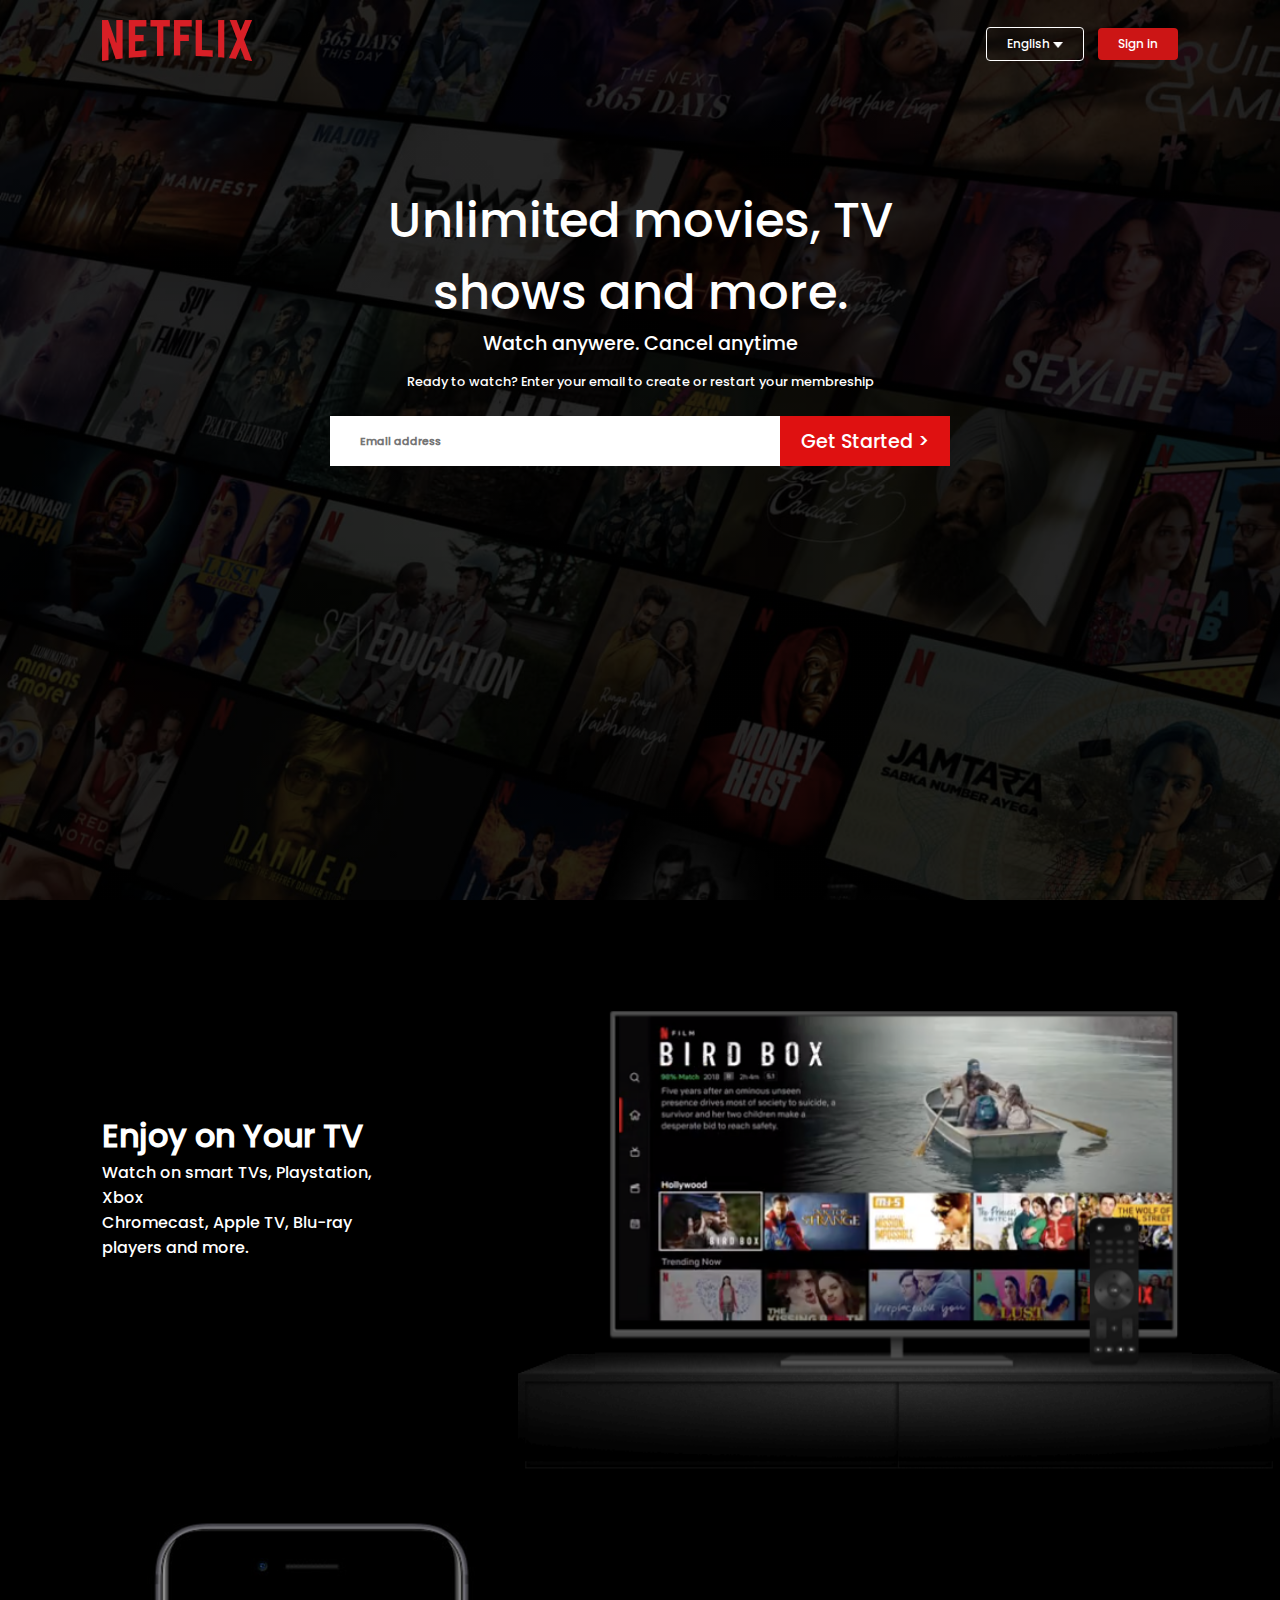
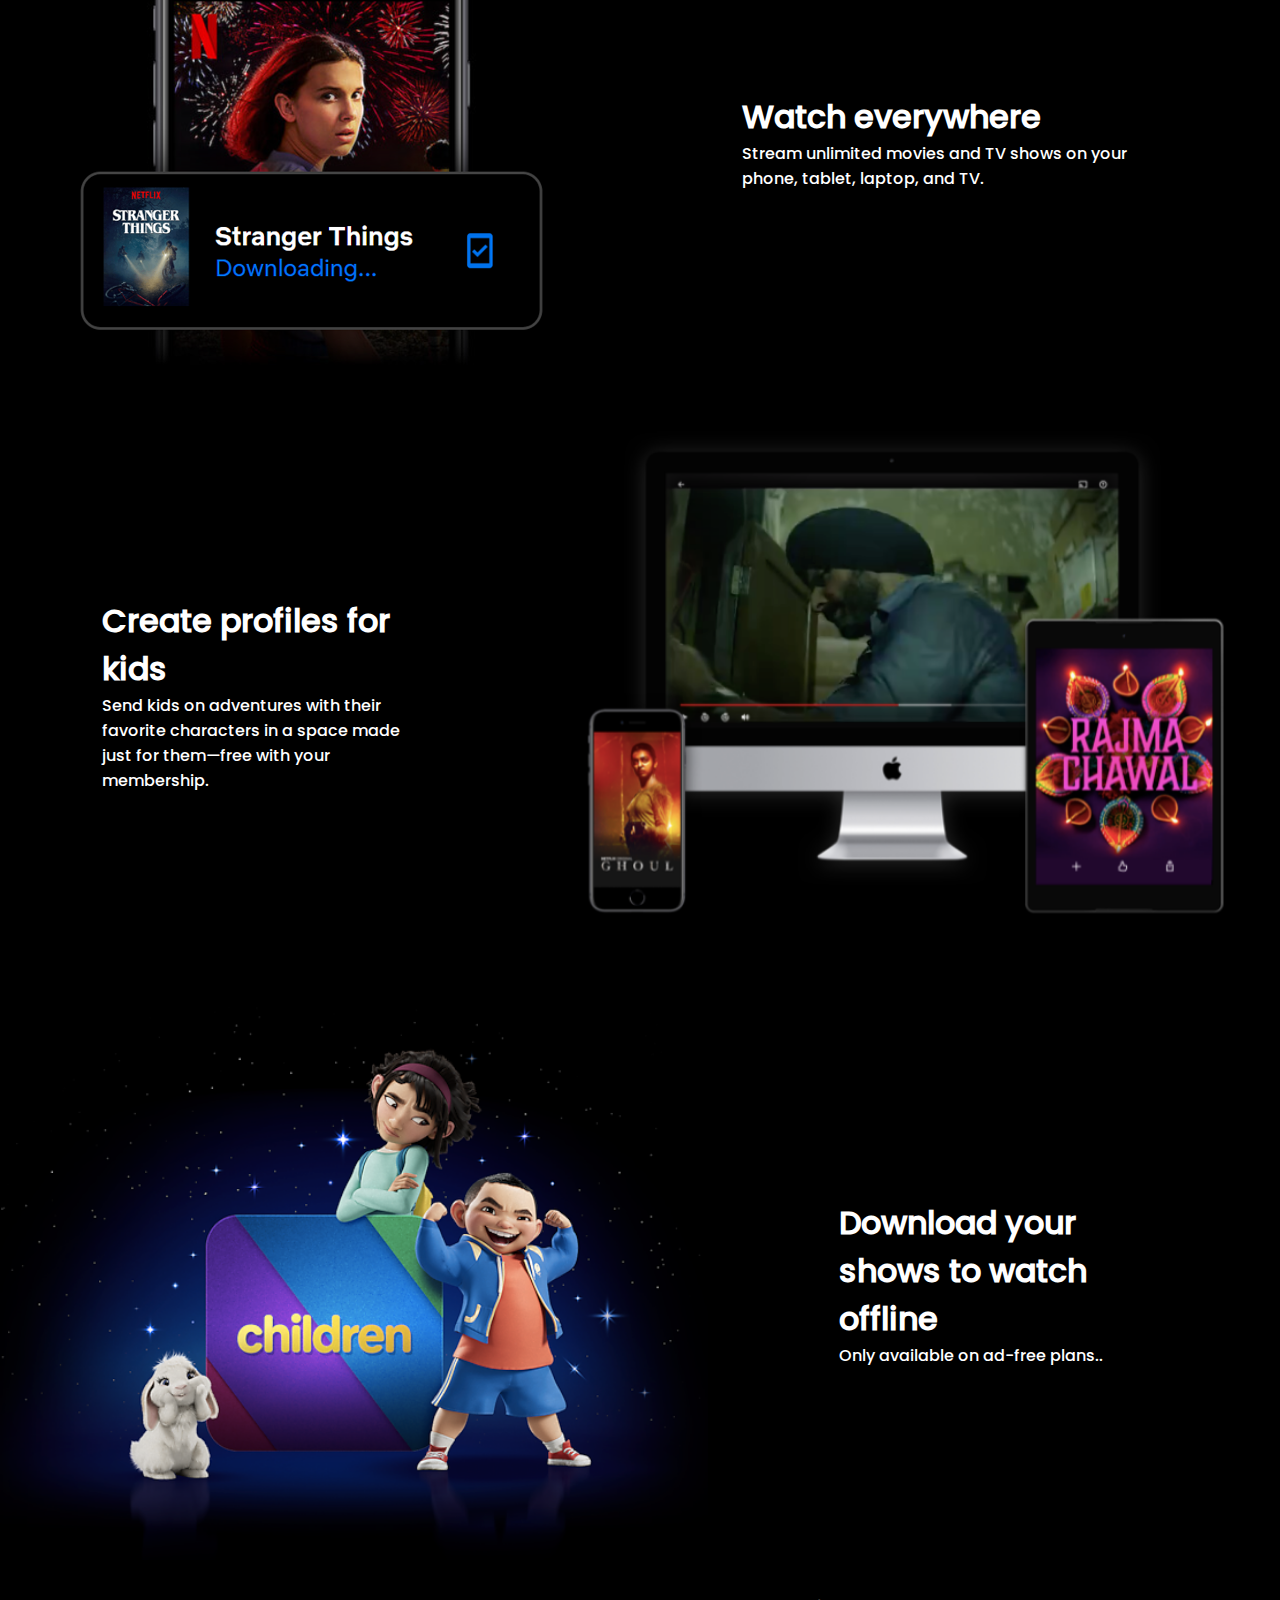
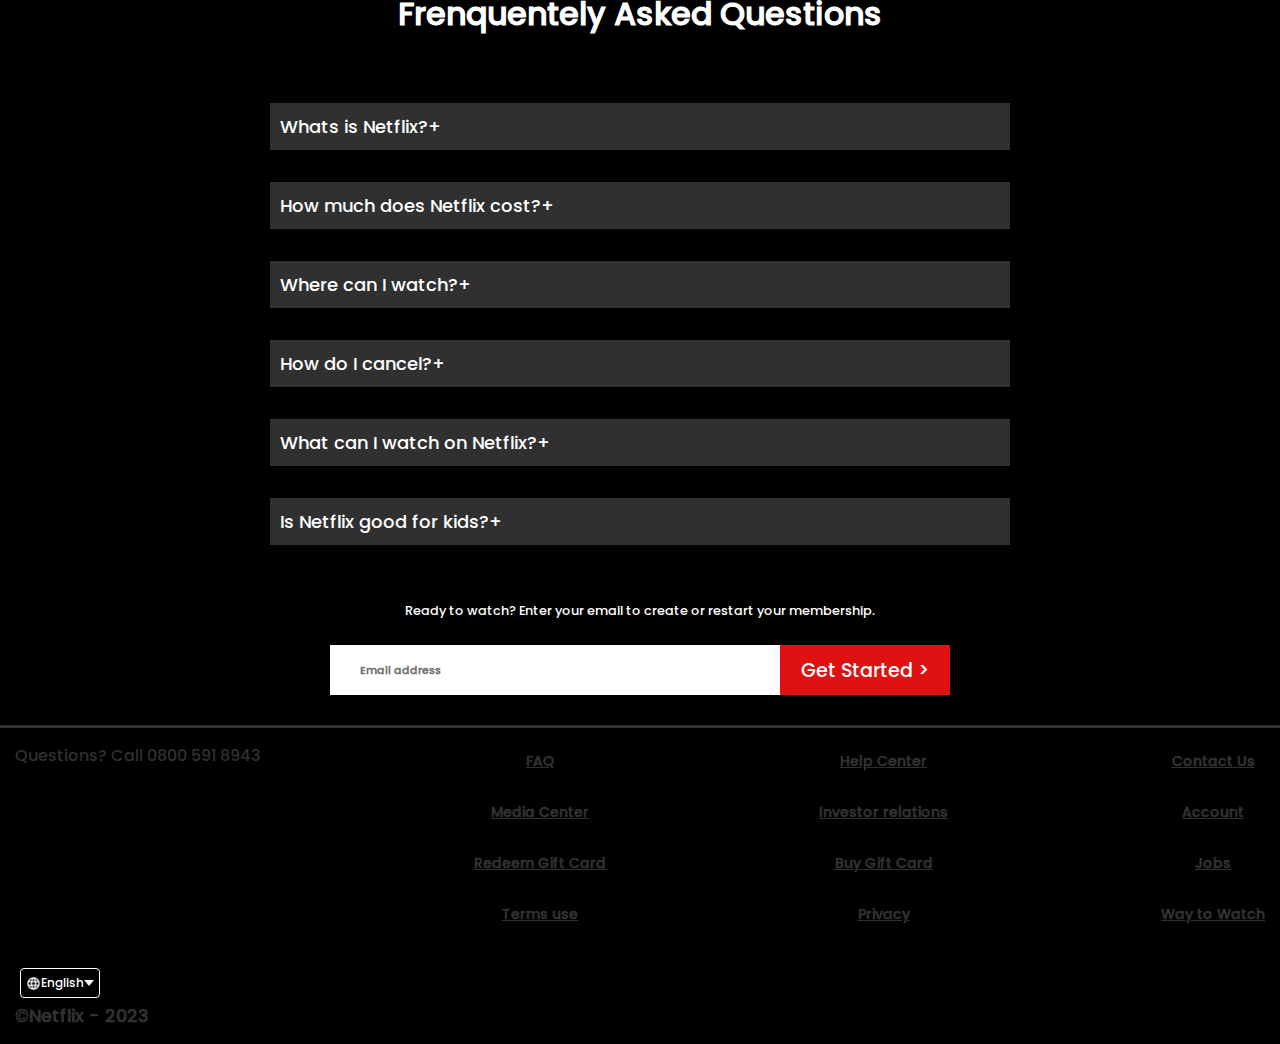
<file: index.html>
<!DOCTYPE html>
<html lang="en">
<head>
    <meta charset="UTF-8">
    <meta name="viewport" content="width=device-width, initial-scale=1.0">
    <title>Netflix</title>
    <link rel="stylesheet" href="css/style.css">
</head>
<body>
    
<div class="top">
    <header>
        <nav>
            <a href=""><img class="logo" src="images/logo.png" alt=""></a>
            <div class="buttons-top">
                <button class="lang">English <img src="images/down-icon.png" alt=""></button>
                <button><a href="tela-login.html">Sign in</a></button>
            </div>
        </nav>
    </header>
    <div class="container">
        <h1>Unlimited movies, TV  <br> shows and more.</h1>
        <h2>Watch anywere. Cancel anytime</h2>
        <p>Ready to watch? Enter your email to create or restart your membreship<p>
        <div class="email-address">
            <input type="email" placeholder="Email address">
            <a href=""><button>Get Started ></button></a>
        </div>
    </div>
</div>

<div class="main">
    <div class="topic">
        <div class="text-topic">
        <h1>Enjoy on Your TV</h1>
        <p>Watch on smart TVs, Playstation, Xbox <br> Chromecast, Apple TV, Blu-ray players and more.</p>
        </div>
        <img src="images/feature-1.png" alt="">

    </div>
    <div class="topic">
        <img src="images/feature-2.png" alt="">
        <div class="text-topic">
        <h1>Watch everywhere</h1>
        <p>Stream unlimited movies and TV shows on your phone, tablet, laptop, and TV.</p>
        </div>
        

    </div>
    <div class="topic">
        <div class="text-topic">
        <h1>Create profiles for kids</h1>
        <p>Send kids on adventures with their favorite characters in a space made just for them—free with your membership.</p>
        </div>
        <img src="images/feature-3.png" alt="">

    </div>
    <div class="topic">
        <img src="images/feature-4.png" alt="">
        <div class="text-topic">
        <h1>Download your shows to watch offline</h1>
        <p>Only available on ad-free plans..</p>
        </div>
        

    </div>

    <div class="questions">
        <h1>Frenquentely Asked Questions</h1>
        <ul class="faq">
            <li>
                <input type="radio" name="faq" id="primeiro">
                <label for="primeiro">Whats is Netflix?</label>
                <div class="cont-faq">
                    <p>Lorem ipsum, dolor sit amet consectetur adipisicing elit. Dignissimos, tenetur molestias totam nihil perspiciatis harum, voluptatum, officiis consectetur pariatur voluptatibus minus quod modi ex et ad odio amet dolore deleniti.</p>
                </div>
            </li>
            <li>
                <input type="radio" name="faq" id="segundo">
                <label for="segundo">How much does Netflix cost?</label>
                <div class="cont-faq">
                    <p>Lorem ipsum, dolor sit amet consectetur adipisicing elit. Dignissimos, tenetur molestias totam nihil perspiciatis harum, voluptatum, officiis consectetur pariatur voluptatibus minus quod modi ex et ad odio amet dolore deleniti.</p>
                </div>
            </li>
            <li>
                <input type="radio" name="faq" id="terceiro">
                <label for="terceiro">Where can I watch?</label>
                <div class="cont-faq">
                    <p>Lorem ipsum, dolor sit amet consectetur adipisicing elit. Dignissimos, tenetur molestias totam nihil perspiciatis harum, voluptatum, officiis consectetur pariatur voluptatibus minus quod modi ex et ad odio amet dolore deleniti.</p>
                </div>
            </li>
            <li>
                <input type="radio" name="faq" id="quarto">
                <label for="quarto">How do I cancel?</label>
                <div class="cont-faq">
                    <p>Lorem ipsum, dolor sit amet consectetur adipisicing elit. Dignissimos, tenetur molestias totam nihil perspiciatis harum, voluptatum, officiis consectetur pariatur voluptatibus minus quod modi ex et ad odio amet dolore deleniti.</p>
                </div>
            </li>
            <li>
                <input type="radio" name="faq" id="quinto">
                <label for="quinto">What can I watch on Netflix?</label>
                <div class="cont-faq">
                    <p>Lorem ipsum, dolor sit amet consectetur adipisicing elit. Dignissimos, tenetur molestias totam nihil perspiciatis harum, voluptatum, officiis consectetur pariatur voluptatibus minus quod modi ex et ad odio amet dolore deleniti.</p>
                </div>
            </li>
            <li>
                <input type="radio" name="faq" id="sexto">
                <label for="sexto">Is Netflix good for kids?</label>
                <div class="cont-faq">
                    <p>Lorem ipsum, dolor sit amet consectetur adipisicing elit. Dignissimos, tenetur molestias totam nihil perspiciatis harum, voluptatum, officiis consectetur pariatur voluptatibus minus quod modi ex et ad odio amet dolore deleniti.</p>
                </div>
            </li>
        </ul>
        <div class="container">
            <p>Ready to watch? Enter your email to create or restart your membership.</p>
            <div class="email-address">
                <input type="email" placeholder="Email address">
                <a href=""><button>Get Started ></button></a>
            </div>
    </div>
</div>

<div>
    <footer>
        <div class="call">
           <p>Questions? Call 0800 591 8943</p>
            
        </div>
        <div class="col">
            <h3>FAQ</h3>
            <h3>Media Center</h3>
            <h3>Redeem Gift Card</h3>
            <h3>Terms use</h3>
        </div> 
        <div class="col">
            <h3>Help Center</h3>
            <h3>Investor relations</h3>
            <h3>Buy Gift Card</h3>
            <h3>Privacy</h3>
        </div> 
        <div class="col">
            <h3>Contact Us</h3>
            <h3>Account</h3>
            <h3>Jobs</h3>
            <h3>Way to Watch</h3>
        </div> 

        </div>
        <div class="footer-copy">
            <div class="buttons-top">
                <button class="lang"><img class="lang-ico" src="images/745186.png" alt="">English <img src="images/down-icon.png" alt=""></button>
            </div>
            <h3>&copy;Netflix - 2023 </h3>
    </footer>
</div>

</body>
</html>
</file>
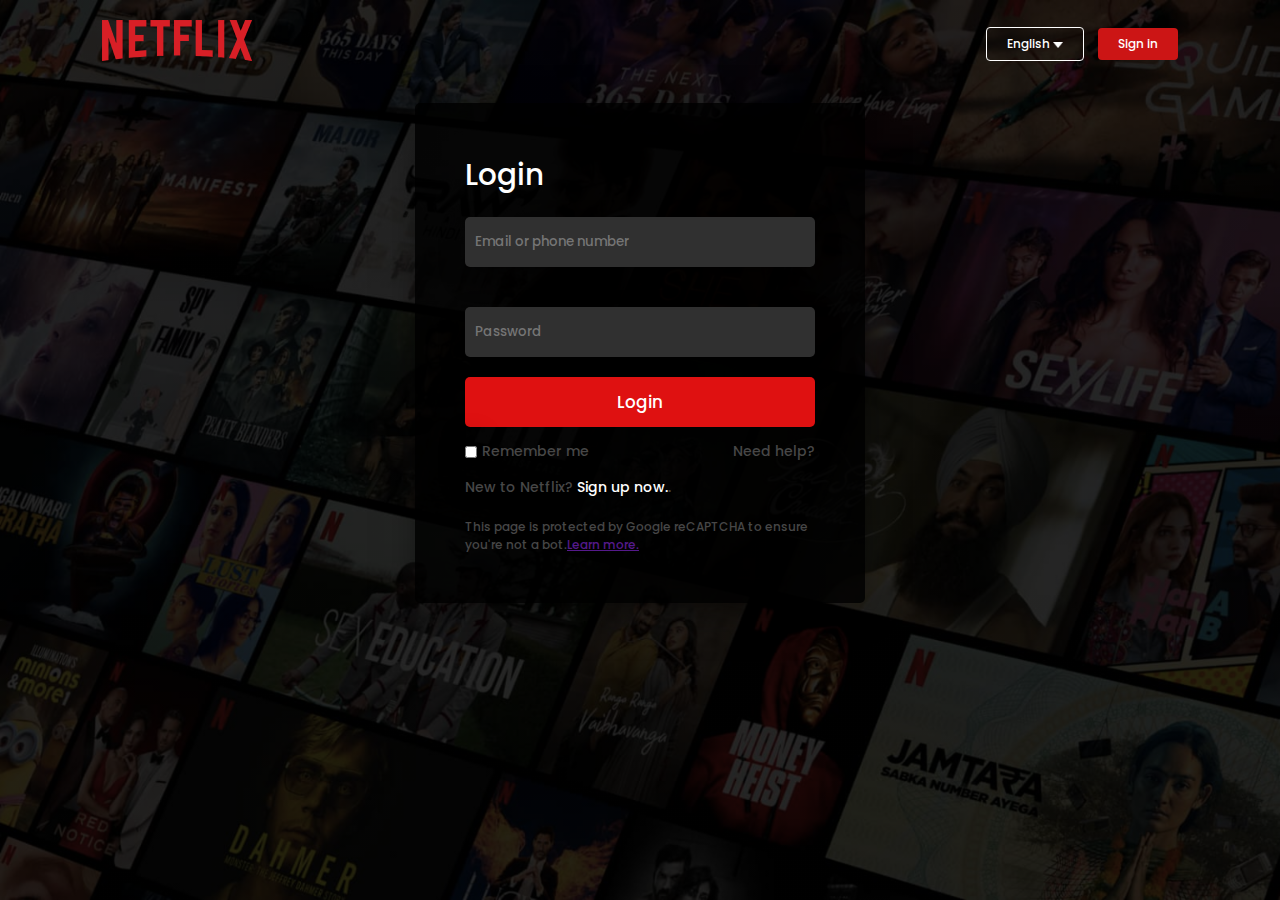
<file: tela-login.html>
<!DOCTYPE html>
<html lang="en">
<head>
    <meta charset="UTF-8">
    <meta name="viewport" content="width=device-width, initial-scale=1.0">
    <title>Netflix</title>
    <link rel="stylesheet" href="css/style.css">
</head>
<body>
    
<div class="top">
    <header>
        <nav>
            <a href="index.html"><img class="logo" src="images/logo.png" alt=""></a>
            <div class="buttons-top">
                <button class="lang">English <img src="images/down-icon.png" alt=""></button>
                <button><a href="tela-login">Sign in</a></button>
            </div>
        </nav>
    </header>
        
    <div class="login">
        <div class="card-login">
            <div class="textfield">
                <label for="">Login</label>
                <input type="text" placeholder="Email or phone number">
            </div>
            <div class="textfield">
                <input type="password" placeholder="Password">
            </div>
            <button class="btn-login">Login</button>
            <div>
                <div class="lembra">
                    <div class="lembra">
                        <input type="checkbox" name="" id="">
                        <p>Remember me</p>
                    </div>
                    <p>Need help?</p>
                </div>
                    
            </div>
            <p>New to Netflix?<span> Sign up now.</span>.</p>
            <p class="text-min">This page is protected by Google reCAPTCHA to ensure you're not a bot.<a href="">Learn more.</a></p>
        </div>
    </div>
        
</div>
</div>
</file>
<file: css/style.css>
@font-face {
    font-family: 'Poppins';
    src: url(../font/Poppins-Medium.ttf);
}

*{
    margin: 0;
    padding: 0;
    font-family:'Poppins' ;
    box-sizing: border-box;
}

body{
    background: #000;
    color: #fff;
}

.top{
    width: 100%;
    height: 100vh;
    background-image: linear-gradient(#000000ce, #000000ce), url(../images/header-image.png);
    background-size: cover;
    background-position: center;
    position: relative;
    padding: 10px 8%; 
}

nav{
    display: flex;
    align-items: center;
    justify-content: space-between;
    padding: 10px 0;
}

.logo{
    width: 150px;
}

nav button{
    border: none;
    outline: none;
    background: #cc1515;
    color: #fff;
    padding: 7px 20px;
    font-size: 12px;
    border-radius: 4px;
    margin-left: 10px;
    cursor: pointer;

}

.lang{
    background-color: transparent;
    border: 1px solid #fff;

}

.buttons-top button a{
    background: #cc1515;
    color: #fff;
    text-decoration: none;
}

nav .buttons-top img {
   width: 10px;
}

.container{
    display: block;
    text-align: center;
    margin-top: 10%;
    
}

.container h1{
    font-size: 3em;
    font-weight: lighter;
}

.container h2{
    font-size: 1.2em;
    text-decoration: none;
    font-weight: lighter;
    margin-bottom: 15px;
}

.container p{
    font-size: 0.8em;
    margin-bottom: 15px;
}

.container input{
    padding: 0;
    width: 450px;
    height: 50px;
    border: none;
    outline: none;
}

.container input::placeholder{
    font-size: 0.9em;
    font-weight: bold;
    padding: 15px;
}

.container button{
    background-color: #df1111;
    color: #fff;
    font-size: 1.2em;
    outline: none;
    height: 50px;
    width: 170px;
    border: none;
}

.email-address{
    display: flex;
    justify-content: center;
    align-items: center;
    margin-top: 25px;
    margin-bottom: 30px;
    box-shadow: 1px;
    text-align: center;
}

.email-address input{
    padding-left: 15px;
    font-size: 12px;
}


.email-address button{
    cursor: pointer;
}

/*Conteúdos*/

.topic{
    display: flex;
    align-items: center;
    justify-content: space-between;
    margin-bottom: 30px;
    
}

.text-topic{
    margin: 10px 8% ;
}

/*Questions*/

.questions h1{
    text-align: center;
}

.questions .container{
    margin-top: 50px;
    width: 100%;
}

.faq{
    margin: 60px auto 0px auto;
    width: 100%;
    max-width: 750px;
}
.faq li{
    list-style: none;
    width: 100%;
    padding: 5px;
    margin-bottom: 20px;
    
}

.faq li label{
    display: flex;
    align-items: center;
    padding: 10px;
    font-size: 18px;
    background-color: #303030;
    margin-bottom: 2px;
    position: relative;
    cursor: pointer;
    
}

li label::after{
    content: '+';
    font-size: 18px;
    transition: transform 0.5s;
    
}

.cont-faq{
    text-align: center;
}


input[type=radio]{
    display: none;
}

.faq .cont-faq{
    background-color: #303030;
    text-align: left;
    max-height: 0;
    padding: 0 20px;
    overflow: hidden;
    transition: max-height 0.3s, padding 0.3s;
}

.faq input[type='radio']:checked + label + .cont-faq{
    max-height: 600px;
    padding: 25px 15px;
    
    
}

.faq input[type='radio']:checked + label::after{
    transform: rotate(136deg);
}

/*Rodapé*/

footer{
    width: 100%;
    margin: auto;
    display: flex;
    align-items: center;
    justify-content: space-between;
    text-align: center;
    border-top: 3px solid #303030;
    
}

.footer-copy button{
    display: flex;
    align-items: center;
    justify-content: center;
    margin: 5px;
    text-align: left;
    border: 1px solid #fff;
    outline: none;
    background: transparent;
    font-size: 12px;
    border-radius: 4px;
    color: #fff;
    padding: 5px;
    cursor: pointer;

}

.footer-copy button img{
    width: 10px;
    
}

.footer-copy .lang-ico{
    filter: invert();
    text-align: center;
    width: 15px;
    
}

.call{
    display:flex;
    margin: 15px 15px 180px 15px;
    text-align: start;
    color: #303030;


}


.col h3{
    padding: 15px;
    font-size: 14px;
    color: #303030;
    text-decoration: underline;
    cursor: pointer;
}

.footer-copy{
    margin: 10px;
    display: block;
    border: none;
    outline: none;
    background: transparent;
    font-size: 15px;
    border-radius: 4px;
    color: #303030;
    padding: 5px;
    width: 75%;
    height: 100%;
}

/*Tela de login*/

.login{
    display: flex;
    align-items: center;
    justify-content: center;
}

.card-login{
    width: 450px;
    height: 500px;
    margin-top:25px;
    padding: 50px;
    background-color: #000000d5;
    font-size: 14px;
    text-align: left;
    border-radius:5px;
    box-shadow: 0px 10px 40px -12px #000000b0;
    
}

.card-login input{
    width: 100%;
    height: 50px;
    margin: 20px auto;
    border-radius: 5px;
    padding: 10px;
    box-shadow:0px 10px 25px #00000056;
    background-color: #303030;
    color: #fff;
    border: none;
    outline: none;

}
.card-login .btn-login{
    width: 100%;
    background-color: #df1111;
    color: #fff;
    font-size: 1.2em;
    outline: none;
    height: 50px;
    border: none;
    border-radius: 5px;
    cursor: pointer;

}

.textfield label{
    font-size: 2.1em;
}

.card-login p{
    color: #474747;
}
.card-login span{
    color: #fff;
    cursor: pointer;
}

.card-login span:hover{
    text-decoration: underline;
}

.lembra input[type='checkbox']{
    width: 12px;
    margin: 0;
    padding: 0;
}

.lembra{
    display: flex;
    justify-content: space-between;
    align-items:center ;
    text-align: center;
}
.lembra p{
    margin-top: 0;
    margin-left: 5px;
}

.lembra p:hover{
   text-decoration: underline;
   cursor: pointer;
}

.text-min{
    font-size: 12px;
    margin-top: 20px;
}
</file>
